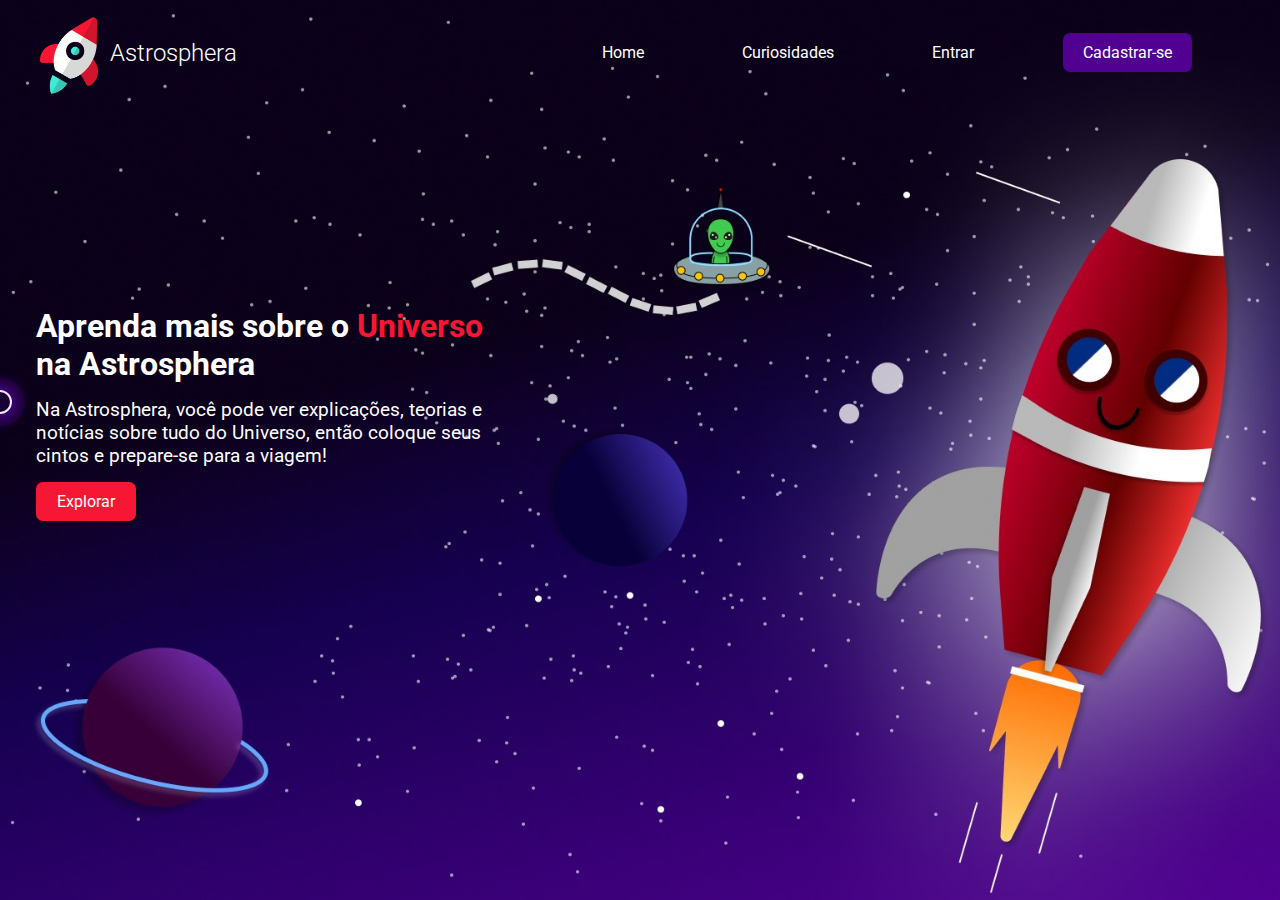
<file: index.html>
<!DOCTYPE html>
<html lang="pt-br">
<head>
    <meta charset="UTF-8">
    <meta name="viewport" content="width=device-width, initial-scale=1.0">
    <title>Landing Page</title>
    <link rel="shortcut icon" href="imagens/Foguete.ico" type="image/x-icon">
    <link rel="stylesheet" href="css/style.css">
    <link rel="stylesheet" href="css/mobile.css">
    <link rel="stylesheet" href="css/tablet.css">
    <link href="https://fonts.googleapis.com/icon?family=Material+Icons" rel="stylesheet">
</head>
<body>
    
    <header>
        <menu id="itens">
            <ul id="lista">
                <a href="erro.html"><li class="opcao" id="home" class="teste">Home</li></a>
                <a href="erro.html"><li class="opcao" id="cur" class="teste">Curiosidades</li></a>
                <a href="erro.html"><li class="opcao" id="ent" class="teste">Entrar</li></a>
                <a href="erro.html"><li id="cadastrar"class="teste">Cadastrar-se</li></a>
            </ul>
            <div id="meudeus"><span id="closer" class="material-icons">close</span></div>
        </menu>
        <nav>
            <span id="burguer" class="material-icons">menu</span>

            <a href="index.html" target="_self">
                <div id="primeiro">
                    <div>
                        <img src="imagens/Foguete.png" alt="Foguete" id="fog"></div>
                        <div><h1 id="titulo">Astrosphera</h1>
                    </div>
                </div>
            </a>
            <div id="segundo">
                <a href="erro.html" target="_self"><div class="item">Home</div></a>
                <a href="erro.html" target="_self"><div class="item">Curiosidades</div></a>
                <a href="erro.html" target="_self"><div class="item">Entrar</div></a>
                <a href="erro.html" target="_self"><div id="cadastro">Cadastrar-se</div></a>
            </div>
        </nav>
    </header>


    <main>
        <div class="cursor"></div>
        <div id="principal">
            <h1 id="subtitulo">Aprenda mais sobre o <span id="uni">Universo</span> na Astrosphera</h1>
        
            <p>Na Astrosphera, você pode ver explicações, teorias e notícias sobre tudo do Universo, então coloque seus cintos e prepare-se para a viagem!</p>

            <a href="erro.html" target="_self" id="exp">
                Explorar
            </a>
        </div>
    </main>




    <footer></footer>
    <script src="js/script.js"></script>
</body>
</html>
</file>
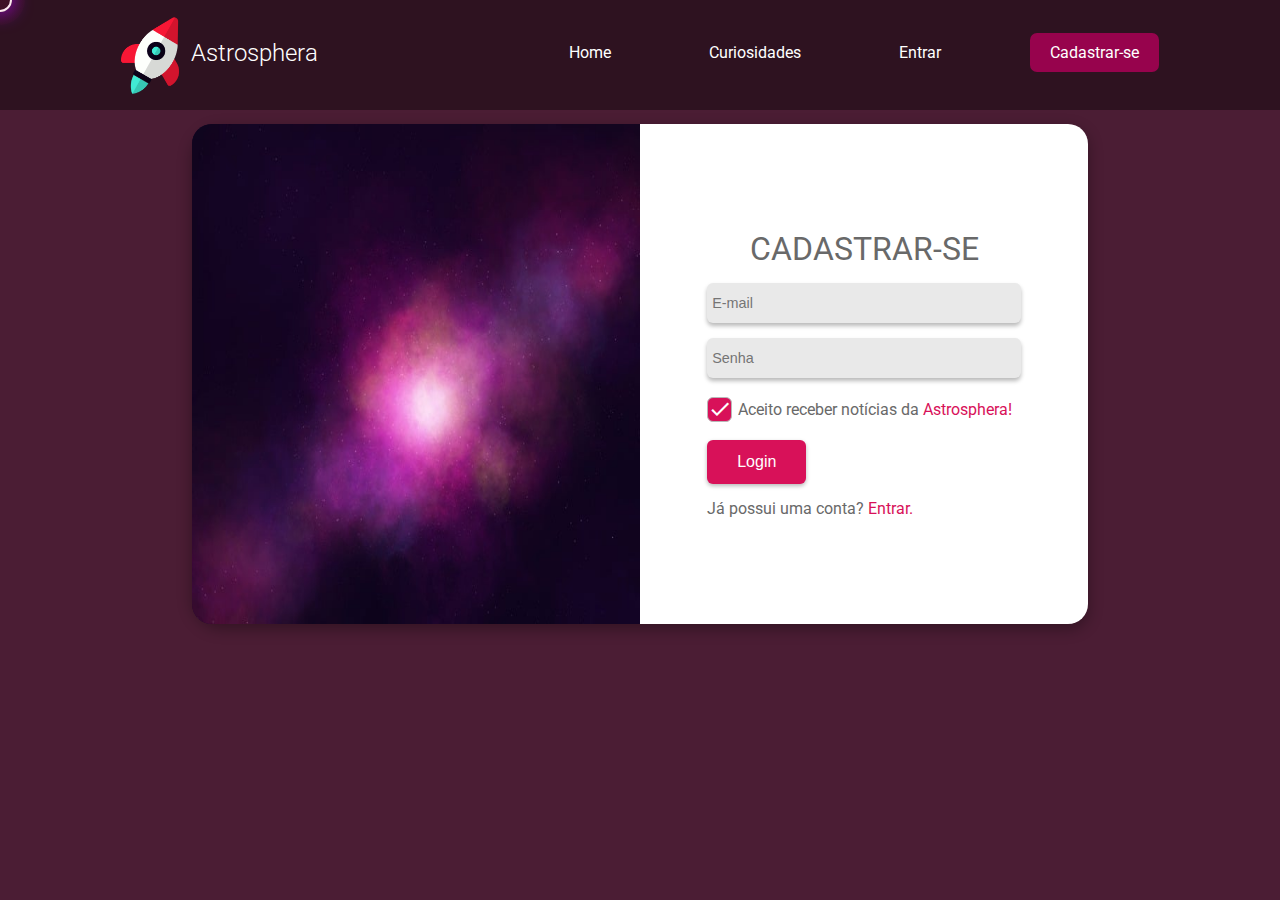
<file: cadastro.html>
<!DOCTYPE html>
<html lang="pt-br">
<head>
    <meta charset="UTF-8">
    <meta name="viewport" content="width=device-width, initial-scale=1.0">
    <title>Cadastrar-se</title>
    <link rel="stylesheet" href="sass/cadastro.css">
    <link rel="stylesheet" href="sass/cadastro-mobile.css">
    <link rel="stylesheet" href="sass/cadastro-mobile2.css">
    <link rel="shortcut icon" href="imagens/Foguete.ico" type="image/x-icon">
    <link href="https://fonts.googleapis.com/icon?family=Material+Icons" rel="stylesheet">
    <link rel="stylesheet" href="https://cdnjs.cloudflare.com/ajax/libs/font-awesome/5.13.0/css/all.min.css">
</head>
<body>
    <div class="cursor"></div>
    <header>
        <div id="bg"></div>
        <menu id="itens">
            <ul id="lista">
                <a href="erro.html"><li class="opcao" id="home" class="teste">Home</li></a>
                <a href="erro.html"><li class="opcao" id="cur" class="teste">Curiosidades</li></a>
                <a href="erro.html"><li class="opcao" id="ent" class="teste">Entrar</li></a>
                <a href="cadastro.html"><li id="cadastrar"class="teste">Cadastrar-se</li></a>
            </ul>
            <div id="meudeus"><span id="closer" class="material-icons">close</span></div>
        </menu>
        <nav>
            <span id="burguer" class="material-icons">menu</span>
            
            
            <a href="index.html" target="_self">
                <div id="primeiro">
                    <div>
                        <img src="imagens/Foguete.png" alt="Foguete" id="fog"></div>
                        <div><h1 id="titulo">Astrosphera</h1>
                    </div>
                </div>
            </a>
            <div id="segundo">
                <a href="erro.html" target="_self"><div class="item">Home</div></a>
                <a href="erro.html" target="_self"><div class="item">Curiosidades</div></a>
                <a href="erro.html" target="_self"><div class="item">Entrar</div></a>
                <a href="erro.html" target="_self"><div id="cadastro">Cadastrar-se</div></a>
            </div>
        </nav>
    </header>

    <main>
        <article>
            <div id="imagem"><img src="imagens/galaxy.jpg" alt="Imagem Nebulosa"></div>
            <div id="form">
                <form action="" method="post">
                    <p id="titulo-form">Cadastrar-se</p>
                    
                    <input type="email" name="" id="" class="dados" placeholder="E-mail" required>
                    <input type="password" name="" id="" class="dados" placeholder="Senha" required>
                    
                    <div id="pos-aceito">
                        <p id="aceito">
                            
                                
                                    <input type="checkbox" name="" id="checkbox" checked class="anima">
                                    <label for="checkbox" id="yas" class="anima"><span class="custom-checkbox"><span class="material-icons" class="anima">check</span></span></label>
                                
                            
                            <label for="checkbox" id="text">Aceito receber notícias da <span id="dec">Astrosphera!</span></label>
                        </p>
                    </div>


                    <div id="pos-btn">
                            <button type="submit" id="login">Login</button>
                    </div>


                    <div id="par">
                        <p id="msg">Já possui uma conta? <a href="login.html" id="entrar" target="_blank">Entrar.</a></p>
                    </div>
                
                </form>
            </div>
        </article>
    </main>

    <script src="js/script2.js"></script>
    <!-- <script src="js/script-cadastro.js"></script> -->
</body>
</html>
</file>
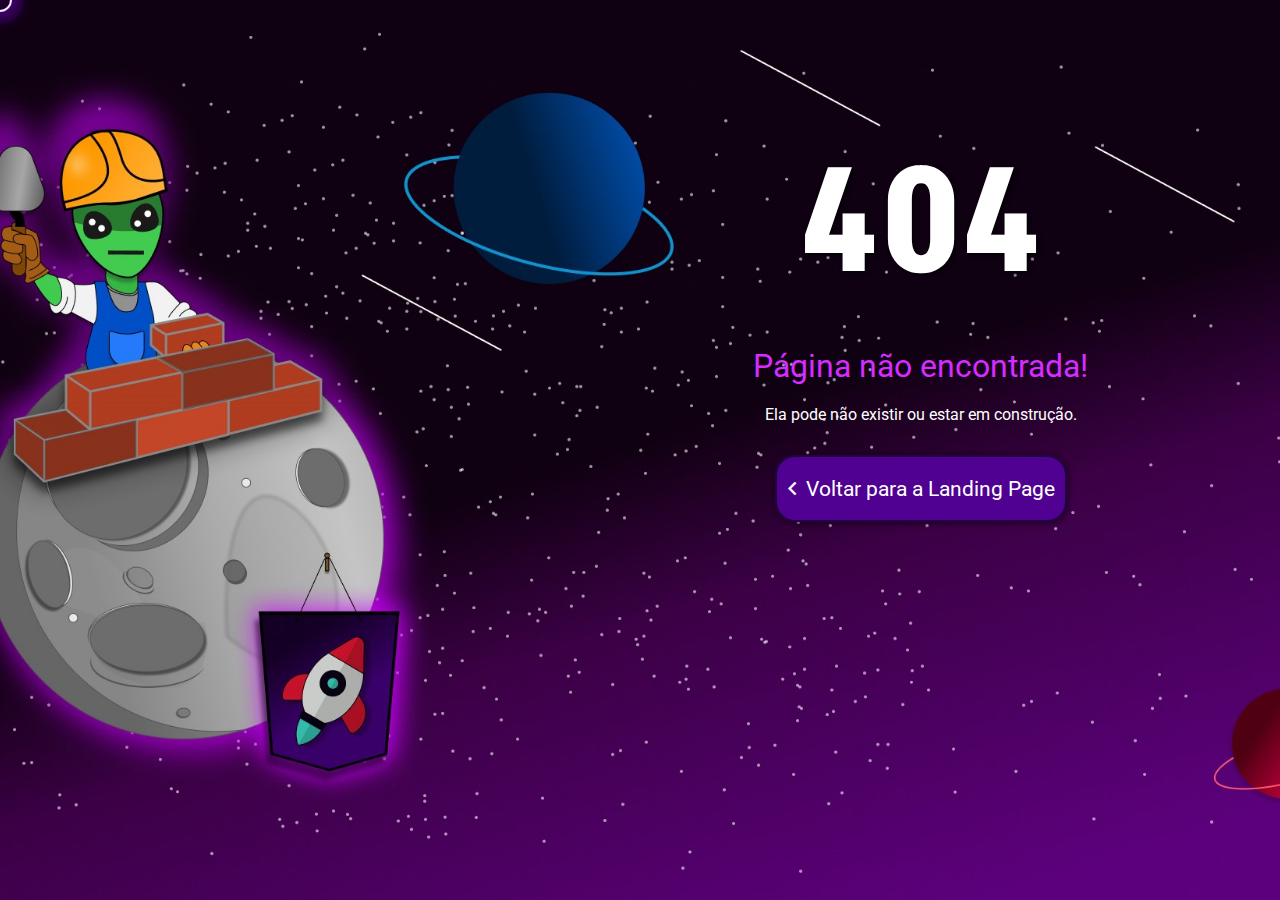
<file: erro.html>
<!DOCTYPE html>
<html lang="pt-br">
<head> <!-- <br> (essa não é uma página verdadeira de erro 404)</p> -->
    <meta charset="UTF-8">
    <meta name="viewport" content="width=device-width, initial-scale=1.0">
    <title>Erro 404</title>
    <link rel="stylesheet" href="css/erro.css">
    <link rel="stylesheet" href="css/erro-mobile.css">
    <link rel="stylesheet" href="css/erro-tablet.css">
    <link rel="shortcut icon" href="imagens/Foguete.ico" type="image/x-icon">
    <link rel="stylesheet" href="https://fonts.googleapis.com/css2?family=Material+Symbols+Outlined:opsz,wght,FILL,GRAD@20..48,100..700,0..1,-50..200">
</head>
<body>
    <main>
        <div id="conteudo">
            <h1>404</h1>
            <section id="titulo">
                    <p>Página não encontrada!</p>
            </section>
                <section id="cont">
                    <p>Ela pode não existir ou estar em construção.
                    <a href="index.html">
                        <span id="texto">
                            <span class="material-symbols-outlined" id="voltar">chevron_left</span>
                            Voltar para a Landing Page
                        </span>
                    </a>
                </section>
        </div>
        <div class="cursor"></div>
    </main>

    <script src="./js/script-erro.js"></script>
</body>
</html>
</file>
<file: css/style.css>
@charset "UTF-8";
@import url('https://fonts.googleapis.com/css2?family=Anek+Devanagari:wght@100..800&display=swap');
@import url('https://fonts.googleapis.com/css2?family=Roboto:ital,wght@0,100;0,300;0,400;0,500;0,700;0,900;1,100;1,300;1,400;1,500;1,700;1,900&display=swap');

@media screen and (min-width: 1025px) {
    menu#itens{
        display: none;
    }

    ul#lista{
        display: none;
        visibility: hidden;
        position: absolute;
    }
    
    .teste{
        display: none;
        visibility: hidden;
        position: absolute;
    }


    span#closer{
        display: none;
        visibility: hidden;
        position: absolute;
    }

    span.material-icons{
        display: none;
        visibility: hidden;
        position: absolute;
    }

    div.meudeus{
        display: none;
        visibility: hidden;
        position: absolute;
    }
    
    *{
        cursor: none;
    }
}




*{
    margin: 0px;
    padding: 0px;
    box-sizing: border-box;
}

:root{
    --cor00: #780ecf;
    --cor01: #500191;
    --cor02: #0C011A;
    --cor03: #F71735;
    --cor04: #41EAD4;
    --cor05: #FDFFFC;
    --font01: 'Anek Devanagari', sans-serif;
    --font02: 'Roboto', sans-serif;
}



.cursor{
    z-index: 1;
    position: fixed;
    background-color: none;
    border: 2px solid white;
    transform: translate(-50%, -50%);
    padding: 10px;
    width: 20px;
    height: 20px;
    border-radius: 50%;
    pointer-events: none;
    box-shadow: 0 0 20px #8c00ff;
}


.cursor:before{
    content: '';
    border-radius: 50%;
    position: absolute;
    background-image: radial-gradient(circle, rgb(140, 0, 255) 0%, rgba(140,0,255,0.99999999) 66%, rgba(120,14,207,0) 75%);
    width: 50px;
    height: 50px;
    opacity: 0.10;
    transform: translate(-50%, -50%);
}

body, html{
    height: 90%;
}

body{
    display: flex;
    flex-direction: column;
    background: url(../imagens/Background.jpg) no-repeat center center fixed;
    background-size: cover;
    font-family: var(--font02);
    color: white;

}

menu{
    display: none;
}

nav{
    display: flex;
    margin: auto;
    margin-top: 7px;
    width: 90%;
    justify-content: space-between;
    margin-left: 40px;
}


#fog{
    width: 70px;
    transition: 0.5s;
}


nav h1{
    font-weight: 300;
    font-size: 1.5em;
}

#primeiro{
    display: flex;
    justify-content: center;
    align-items: center;
    transition: 0.5s;
    
}



#segundo{
    display: flex;
    gap: 80px;
    font-family: var(--font02);
    font-weight: 300px;
    justify-content: center;
    align-items: center;

}




#cadastro{
    display: inline-block;
    background-color: var(--cor01);
    padding: 10px 20px;
    border-radius: 7px;
    transition: 0.5s;
}


.item{
    padding: 9px;
    border-radius: 7px;
    transition: 0.5s;
}


#primeiro:hover{
    transition: 0.5s;
    color: var(--cor04);
    #fog{
        transform: scale(1.1);
        };
}

.item:hover{
    background-color: var(--cor00);
    /* transform: scale(1.2); */
    transition: 0.5s;
}

#fog:hover{
    transform: scale(1.1);
    transition: 0.5s;
}


#cadastro:hover{
    background-color: var(--cor00);
    transition: 0.5s;
    
}



menu{
    display: none;
}

nav a{
    color: white;
    text-decoration: none;
}



main{
    display: flex;
    align-items: center;
    height: 100%;
    width: 40%;
    
}


#principal{
    display: flex;
    flex-direction: column;
    gap: 15px;
    margin-left: 7%;
}


#uni{
    color: var(--cor03);
}


#exp{
    display: inline-block;
    width: 100px;
    background-color: var(--cor03);
    text-align: center;
    border-radius: 7px;
    padding: 10px;
    transition: 0.3s;
    box-shadow: 2px 2px 2px rgba(0, 0, 0, 0.452);
}

#exp:hover{

    background-color: #f3304a;
    transition: 0.3s;
}


#subtitulo{
    font-size: 2em;
}



main p{
    font-size: 1.2em;
}


main a{
    color: white;
    display: inline-block;
    text-decoration: none;
}



#burguer{
    display: none;
}
</file>
<file: css/mobile.css>
@charset "UTF-8";
@media screen and (min-width: 0px) and (max-width: 768px){
    :root{
        --cor00: #780ecf;
        --cor01: #500191;
        --cor02: #0C011A;
        --cor03: #F71735;
        --cor04: #41EAD4;
        --cor05: #FDFFFC;
        --font01: 'Anek Devanagari', sans-serif;
        --font02: 'Roboto', sans-serif;
    }


    *{
        margin: 0px;
        padding: 0px;
    }

    a:hover{
        cursor: pointer;
    }

    .cursor{
        display: none;
    }

    body{
        background: url(../imagens/Background-Mobile.jpg) no-repeat center center fixed;
        background-size: cover;
        font-family: var(--font02);
        color: white;
    }

    body, html{
        height: 90%;
    }

    
    #segundo{
        display: none;
    }

    nav{
        display: flex;
        justify-content: space-between;
        margin: 0px;
        align-items: center;
        gap: 28%;
        margin-top: 7px;
        width: 100%;

    }

    #principal{
        display: flex;
        flex-direction: column;
        gap: 10px;
        margin-left: 7%;
    }
    

    #fog{
        width: 40px;
        transition: 0.5s;
    }
    
    
    nav h1{
        font-weight: 300;
        font-size: 1.5em;
    }


    nav a{
        color: white;
        text-decoration: none;
    }

    #primeiro{
        margin-right: 10px;
        display: flex;
        justify-content: center;
        align-items: center;
        transition: 0.5s;
    }

    #primeiro:hover{
        cursor: pointer;
        transition: 0.5s;
        color: var(--cor04);
        #fog{
            transform: scale(1.1);
            };
    }

    #burguer{
        display: block;
        margin-left: 10px;
        font-size: 3em;
        align-items: center;
        transition: 0.5s;
    }

    #burguer:hover{
        cursor: pointer;
        color: #dfdfdf;
        transition: 0.5s;
    }

    #closer{
        display: none;
        margin-left: 10px;
        font-size: 3em;
        align-items: center;
        transition: 0.5s;
        width: 50px;
        height: 50px;
    }


    #closer:hover{
        cursor: pointer;
        color: #dfdfdf;
        transition: 0.5s;
    }


    menu{
        position: absolute;
        display: none;
        transition: 0.5s;
    }


    #home{
        border-left: 1px solid white;
        border-top: 1px solid white;
        border-right: 1px solid white;
        color: white;
    }

    #cur{
        border-left: 1px solid white;
        border-right: 1px solid white;

        color: white;
    }

    #ent{
        border-left: 1px solid white;
        border-right: 1px solid white;

        color: white;
    }

    #cadastrar{
        background-color: var(--cor01);
        border-bottom: none;
        border-left: 1px solid white;
        border-right: 1px solid white;
        border-bottom: 1px solid white;
        color: white;
    }
    

    menu a{
        color: white;
        text-decoration: none;
    }

    menu ul{
        list-style-type: none;
    }


    
    .opcao:hover{
        cursor: pointer;
        background-color: rgb(66, 66, 66);
        transition: 0.3s;
    }

    menu ul li{
        display: block;
        padding: 20px;
        text-decoration: none;
        text-align: center;
        background-color: rgb(26, 26, 26);
        color: white;
        border-bottom: 2px solid gray;
        transition: 0.3s;
    }




    #cadastrar:hover{
        cursor: pointer;
        background-color: var(--cor00);
    }



    main{
        display: flex;
        align-items: center;
        height: 100%;
        width: 100%;
        
    }
    
    
    #principal{
        display: flex;
        flex-direction: column;
        gap: 15px;
        margin: 0px 6%;
    }
    
    
    #uni{
        color: var(--cor03);
    }
    
    
    #exp{
        display: inline-block;
        width: 100px;
        background-color: var(--cor03);
        padding: 5px;
        text-align: center;
        border-radius: 7px;
        padding: 10px;
        transition: 0.3s;
        box-shadow: 2px 2px 2px rgba(0, 0, 0, 0.452);
    }
    
    #exp:hover{
        cursor: pointer;
        background-color: #e95f72;
        transition: 0.3s;
    }
    
    
    #subtitulo{
        font-size: 2em;
        margin-bottom: 0px;
    }
    
    
    
    main p{
        font-size: 1em;
    }
    
    
    main a{
        color: white;
        display: inline-block;
        text-decoration: none;
    }
}
</file>
<file: css/tablet.css>
@charset "UTF-8";

@media screen and (min-width: 769px) and (max-width: 1024px) {
    *{
        margin: 0px;
        padding: 0px;
    }
    
    :root{
        --cor00: #780ecf;
        --cor01: #500191;
        --cor02: #0C011A;
        --cor03: #F71735;
        --cor04: #41EAD4;
        --cor05: #FDFFFC;
        --font01: 'Anek Devanagari', sans-serif;
        --font02: 'Roboto', sans-serif;
    }
    
    
    
    body, html{
        height: 90%;
    }
    
    body{
        background: url(../imagens/Background-Tablet.jpg) no-repeat center center fixed;
        background-size: cover;
        font-family: var(--font02);
        color: white;
    
    }
    
    menu#itens{
        display: none;
    }

    ul#lista{
        display: none;
        visibility: hidden;
        position: absolute;
    }
    
    .teste{
        display: none;
        visibility: hidden;
        position: absolute;
    }


    span#closer{
        display: none;
        visibility: hidden;
        position: absolute;
    }

    span.material-icons{
        display: none;
        visibility: hidden;
        position: absolute;
    }

    div.meudeus{
        display: none;
        visibility: hidden;
        position: absolute;
    }


    .cursor{
        display: none;
    }
    
    nav{
        display: flex;
        gap: 60px;
        justify-content: space-around;
        align-items: center;
        margin-top: 7px;
        width: 90%;
    }
    
    nav h1{
        font-weight: 300;
        font-size: 1.5em;
    }
    
    #fog{
        width: 55px;
        transition: 0.5s;
    }
    
    
    
    #primeiro{
        display: flex;
        justify-content: center;
        align-items: center;
        margin-left: 3%;
        transition: 0.5s;
    }
    
    
    
    #segundo{
        display: flex;
        gap: 40px;
        justify-content: space-between;
        align-items: center;
        font-family: var(--font02);
        font-weight: 300px;
    }
    
    
    
    
    #cadastro{
        display: inline-block;
        background-color: var(--cor01);
        padding: 10px 20px;
        border-radius: 7px;
        transition: 0.5s;
    }
    
    
    .item{
        padding: 9px;
        border-radius: 7px;
        transition: 0.5s;
    }
    
    #primeiro:hover{
        cursor: pointer;
        transition: 0.5s;
        color: var(--cor04);
        #fog{
            transform: scale(1.1);
            };
    }
    
    .item:hover{
        cursor: pointer;
        background-color: var(--cor00);
        /* transform: scale(1.2); */
        transition: 0.5s;
    }
    
    #fog:hover{
        transform: scale(1.1);
        transition: 0.5s;
    }
    
    
    #cadastro:hover{
        cursor: pointer;
        background-color: var(--cor00);
        transition: 0.5s;
    
    }




    main{
        display: flex;
        align-items: center;
        height: 100%;
        width: 70%;
        
    }
    
    
    #principal{
        display: flex;
        flex-direction: column;
        gap: 15px;
        margin-left: 7%;
    }
    
    
    #uni{
        color: var(--cor03);
    }
    
    
    #exp{
        display: inline-block;
        width: 100px;
        background-color: var(--cor03);
        padding: 5px;
        text-align: center;
        border-radius: 7px;
        padding: 10px;
        transition: 0.3s;
        box-shadow: 2px 2px 2px rgba(0, 0, 0, 0.452);
    }
    
    #exp:hover{
        cursor: pointer;
        background-color: #e95f72;
        transition: 0.3s;
    }
    
    
    #subtitulo{
        font-size: 2em;
    }
    
    
    
    main p{
        font-size: 1.2em;
    }
    
    
    main a{
        color: white;
        display: inline-block;
        text-decoration: none;
    }
    
    
    
    #burguer{
        display: none;
    }
}
</file>
<file: sass/cadastro.css>
@import url("https://fonts.googleapis.com/css2?family=Roboto:ital,wght@0,100;0,300;0,400;0,500;0,700;0,900;1,100;1,300;1,400;1,500;1,700;1,900&display=swap");
:root {
  --cor00: #1A0337;
  --cor01: #0C011A;
  --cor02: #500191;
  --cor03: #A480CF;
  --cor04: #F71735;
  --cor05: #D81159;
  --cor04: #41EAD4;
  --cor05: #FDFFFC;
  --cor06: #6C429F;
  --font01: "Anek Devanagari", sans-serif;
  --font02: "Roboto", sans-serif;
}

@media screen and (min-width: 1025px) {
  * {
    cursor: none;
  }
  div#bg {
    position: absolute;
    background-color: rgba(0, 0, 0, 0.377);
    width: 100%;
    height: 110px;
  }
  #segundo {
    display: flex;
    gap: 80px;
    font-family: var(--font02);
    font-weight: 300px;
    justify-content: center;
    align-items: center;
  }
  
  main {
    display: flex;
    justify-content: center;
    align-items: center;
  }
  main div#imagem {
    background: url(../imagens/galaxy.jpg) no-repeat fixed right;
    background-size: cover;
    width: 50%;
    height: 100%;
    overflow: hidden;
    border-radius: 20px 0px 0px 20px;
  }
  main img {
    width: 100%;
    height: 100%;
    border-radius: 10px 0px 0px 10px;
  }
  main article {
    display: flex;
    margin-top: 2%;
    width: 70%;
    height: 500px;
    background-color: white;
    border-radius: 30px 20px 20px 30px;
    box-shadow: 0px 5px 15px rgba(0, 0, 0, 0.329);
  }
  main div#form {
    display: flex;
    flex-direction: column;
    justify-content: center;
    align-items: center;
    gap: 10px;
    width: 50%;
    height: 100%;
  }
  main #titulo-form {
    color: #696969;
    text-transform: uppercase;
    font-size: 2em;
    text-align: center;
  }
  main form {
    display: flex;
    flex-direction: column;
    align-items: center;
    gap: 15px;
    width: 100%;
  }
  main input.dados {
    background-color: #E9E9E9;
    border: none;
    outline: none;
    height: 40px;
    width: 70%;
    border-radius: 6px;
    box-shadow: 0px 3px 4px 0px rgba(0, 0, 0, 0.274);
    padding: 5px;
    font-size: 1em;
  }
  main .dados:focus {
    box-shadow: 0px 3px 4px 0px rgba(0, 0, 0, 0.527);
  }
  main .dados::-moz-placeholder {
    font-size: 0.9em;
  }
  main .dados::placeholder {
    font-size: 0.9em;
  }
  main #pos-btn {
    display: flex;
    justify-content: left;
    align-items: flex-start;
    width: 70%;
  }
  main #login {
    background-color: #D81159;
    color: white;
    border: none;
    padding: 13px 30px;
    border-radius: 6px;
    transition: 0.3s;
    font-size: 1em;
    box-shadow: 0px 2px 4px rgba(0, 0, 0, 0.281);
  }
  main #login:hover {
    background-color: #e22e70;
    transition: 0.3s;
  }
  main #par {
    display: flex;
    justify-content: left;
    align-items: flex-start;
    width: 70%;
  }
  main p#msg {
    color: #696969;
  }
  main #dec {
    color: #D81159;
  }
  main #entrar {
    color: #D81159;
    text-decoration: none;
    transition: 1s;
  }
  main #entrar:hover {
    color: #ff005d;
    text-decoration: underline;
    transition: 1s;
  }
  main #pos-aceito {
    display: flex;
    align-items: center;
    width: 70%;
  }
  main input[type=checkbox] {
    -webkit-appearance: none;
    -moz-appearance: none;
    appearance: none;
    width: 25px;
    height: 25px;
    border: 1px solid #b8b8b8;
    transition: 0.2s;
    border-radius: 6px;
    position: absolute;
  }
  main input[type=checkbox]:checked {
    background-color: #D81159;
    transition: 0.3s;
    animation: anima 0.3s normal;
  }
  main .material-icons {
    position: relative;
    color: white;
    margin-top: 4px;
    margin-left: 0.5px;
    transition: 0.3s;
    animation: testando 0.3s normal;
  }
  main #yas {
    transition: 0.3s;
    animation: testando 0.3s normal;
  }
  main .anima {
    animation: anima 0.3s normal;
    transition: 0.3s;
  }
  @keyframes testando {
    0% {
      /* transform: scale(1.0); */
      margin-top: 4px;
    }
    50% {
      /* transform: scale(1.2); */
      margin-top: 0px;
    }
    100% {
      /* transform: scale(1.0); */
      margin-top: 4px;
    }
  }
  @keyframes anima {
    0% {
      /* transform: scale(1.0); */
      margin-bottom: 0;
    }
    50% {
      /* transform: scale(1.2); */
      margin-bottom: 3px;
    }
    100% {
      /* transform: scale(1.0); */
      margin-bottom: 0px;
    }
  }
  main #text {
    margin-left: 3px;
  }
  main #aceito {
    display: flex;
    align-items: center;
    gap: 3px;
    color: #696969;
  }
}









* {
  margin: 0px;
  padding: 0px;
  box-sizing: border-box;
}

body {
  background-color: #4b1d34;
  font-family: var(--font02);
  color: white;
}

body, html {
  height: 90%;
}


menu {
  display: none;
}

#burguer {
  display: none;
}

.cursor {
  z-index: 1;
  position: fixed;
  background-color: none;
  border: 2px solid white;
  transform: translate(-50%, -50%);
  padding: 10px;
  width: 20px;
  height: 20px;
  border-radius: 50%;
  pointer-events: none;
  box-shadow: 0 0 20px #8c00ff;
}

.cursor:before {
  content: "";
  border-radius: 50%;
  position: absolute;
  background-image: radial-gradient(circle, rgb(216, 17, 89) 0%, rgb(216, 17, 89) 39%, rgba(216, 17, 89, 0.2651435574) 75%);
  width: 50px;
  height: 50px;
  opacity: 0.1;
  transform: translate(-50%, -50%);
}

nav {
  display: flex;
  padding-top: 7px;
  width: 100%;
  justify-content: space-around;
  position: relative;
}
nav #fog {
  width: 70px;
  transition: 0.5s;
}
nav h1 {
  font-weight: 300;
  font-size: 1.5em;
}
nav #primeiro {
  display: flex;
  justify-content: center;
  align-items: center;
  transition: 0.5s;
}
nav #cadastro {
  display: inline-block;
  background-color: #97034d;
  padding: 10px 20px;
  border-radius: 7px;
  transition: 0.5s;
}
nav .item {
  padding: 9px;
  border-radius: 7px;
  transition: 0.5s;
}
nav #primeiro:hover {
  transition: 0.5s;
  color: var(--cor04);
}
nav #primeiro:hover #fog {
  transform: scale(1.1);
}
nav .item:hover {
  background-color: #97034d;
  transition: 0.5s;
}
nav a {
  color: white;
  text-decoration: none;
}
nav #fog:hover {
  transform: scale(1.1);
  transition: 0.5s;
}
nav #cadastro:hover {
  background-color: #c20564;
  transition: 0.5s;
}/*# sourceMappingURL=cadastro.css.map */
</file>
<file: sass/cadastro-mobile.css>
@media screen and (min-width: 0px) and (max-width: 768px) {
  :root {
    --cor00: #780ecf;
    --cor01: #500191;
    --cor02: #0C011A;
    --cor03: #F71735;
    --cor04: #41EAD4;
    --cor05: #FDFFFC;
    --font01: "Anek Devanagari", sans-serif;
    --font02: "Roboto", sans-serif;
  }
  div#bg {
    position: absolute;
    background-color: rgba(0, 0, 0, 0.377);
    width: 100%;
    height: 80px;
  }
  * {
    margin: 0px;
    padding: 0px;
  }
  #imagem {
    display: none;
  }
  a:hover {
    cursor: pointer;
  }
  .cursor {
    display: none;
  }
  body {
    background-color: #4b1d34;
    font-family: var(--font02);
    color: white;
  }
  body, html {
    height: 90%;
  }
  #segundo {
    display: none;
  }
  nav {
    display: flex;
    justify-content: space-between;
    margin: 0px;
    align-items: center;
    gap: 25%;
    padding-top: 7px;
    width: 100%;
  }
  nav #principal {
    display: flex;
    flex-direction: column;
    gap: 10px;
    margin-left: 7%;
  }
  nav #fog {
    width: 40px;
    transition: 0.5s;
  }
  nav h1 {
    font-weight: 300;
    font-size: 1.5em;
  }
  nav a {
    color: white;
    text-decoration: none;
  }
  nav #primeiro {
    margin-right: 55px;
    display: flex;
    justify-content: center;
    align-items: center;
    transition: 0.5s;
  }
  nav #primeiro:hover {
    cursor: pointer;
    transition: 0.5s;
    color: var(--cor04);
  }
  nav #primeiro:hover #fog {
    transform: scale(1.1);
  }
  main {
    height: 100%;
    width: 100%;
    display: flex;
    justify-content: center;
    align-items: center;
  }
  main div#imagem {
    background: url(../imagens/galaxy.jpg) no-repeat fixed right;
    background-size: cover;
    width: 50%;
    height: 100%;
    overflow: hidden;
    border-radius: 20px 0px 0px 20px;
  }
  main img {
    width: 100%;
    height: 100%;
    border-radius: 10px 0px 0px 10px;
  }
  main article {
    display: flex;
    margin-top: 13%;
    width: 70%;
    height: 450px;
    background-color: white;
    border-radius: 30px 20px 20px 30px;
    box-shadow: 0px 5px 15px rgba(0, 0, 0, 0.329);
  }
  main div#form {
    display: flex;
    flex-direction: column;
    justify-content: center;
    align-items: center;
    gap: 10px;
    width: 100%;
    height: 100%;
  }
  main #titulo-form {
    color: #696969;
    text-transform: uppercase;
    font-size: 2em;
    text-align: center;
  }
  main form {
    display: flex;
    flex-direction: column;
    align-items: center;
    gap: 15px;
    width: 100%;
  }
  main input.dados {
    background-color: #E9E9E9;
    border: none;
    outline: none;
    height: 40px;
    width: 70%;
    border-radius: 6px;
    box-shadow: 0px 3px 4px 0px rgba(0, 0, 0, 0.274);
    padding: 5px;
    font-size: 1em;
  }
  main .dados:focus {
    box-shadow: 0px 3px 4px 0px rgba(0, 0, 0, 0.527);
  }
  main .dados::-moz-placeholder {
    font-size: 0.9em;
  }
  main .dados::placeholder {
    font-size: 0.9em;
  }
  main #pos-btn {
    display: flex;
    justify-content: left;
    align-items: flex-start;
    width: 70%;
  }
  main #login {
    background-color: #D81159;
    color: white;
    border: none;
    padding: 13px 30px;
    width: 100%;
    border-radius: 6px;
    transition: 0.3s;
    font-size: 1em;
    box-shadow: 0px 2px 4px rgba(0, 0, 0, 0.281);
  }
  main #login:hover {
    cursor: pointer;
    background-color: #e22e70;
    transition: 0.3s;
  }
  main #par {
    display: flex;
    justify-content: left;
    align-items: flex-start;
    width: 70%;
  }
  main p#msg {
    color: #696969;
  }
  main #dec {
    color: #D81159;
  }
  main #entrar {
    color: #D81159;
    text-decoration: none;
    transition: 1s;
  }
  main #entrar:hover {
    color: #ff005d;
    text-decoration: underline;
    transition: 1s;
  }
  main #pos-aceito {
    display: flex;
    align-items: center;
    width: 70%;
  }
  main input[type=checkbox] {
    -webkit-appearance: none;
    -moz-appearance: none;
    appearance: none;
    width: 25px;
    height: 25px;
    border: 1px solid #b8b8b8;
    transition: 0.2s;
    border-radius: 6px;
    position: absolute;
  }
  main input[type=checkbox]:checked {
    background-color: #D81159;
    transition: 0.3s;
    animation: anima 0.3s normal;
  }
  main .material-icons {
    cursor: pointer;
    position: relative;
    color: white;
    margin-top: 4px;
    margin-left: 0.5px;
    transition: 0.3s;
    animation: testando 0.3s normal;
  }
  main #yas {
    transition: 0.3s;
    animation: testando 0.3s normal;
  }
  main .anima {
    animation: anima 0.3s normal;
    transition: 0.3s;
  }
  @keyframes testando {
    0% {
      /* transform: scale(1.0); */
      margin-top: 4px;
    }
    50% {
      /* transform: scale(1.2); */
      margin-top: 0px;
    }
    100% {
      /* transform: scale(1.0); */
      margin-top: 4px;
    }
  }
  @keyframes anima {
    0% {
      /* transform: scale(1.0); */
      margin-bottom: 0;
    }
    50% {
      /* transform: scale(1.2); */
      margin-bottom: 3px;
    }
    100% {
      /* transform: scale(1.0); */
      margin-bottom: 0px;
    }
  }
  main #text {
    font-size: 0.8em;
    margin-left: 3px;
  }
  main #aceito {
    display: flex;
    align-items: center;
    gap: 3px;
    color: #696969;
  }
}/*# sourceMappingURL=cadastro-mobile.css.map */
</file>
<file: sass/cadastro-mobile2.css>
@media screen and (min-width: 0px) and (max-width: 768px) {

#burguer {
  display: block;
  margin-left: 10px;
  font-size: 3em;
  align-items: center;
  transition: 0.5s;
}

#burguer:hover {
  cursor: pointer;
  color: #dfdfdf;
  transition: 0.5s;
}

menu {
  position: absolute;
  display: none;
  transition: 0.5s;
}
menu #closer {
  z-index: 100;
  display: none;
  margin-left: 10px;
  font-size: 3em;
  align-items: center;
  transition: 0.5s;
  width: 50px;
  height: 50px;
}
menu #closer:hover {
  cursor: pointer;
  color: #dfdfdf;
  transition: 0.5s;
}
menu #home {
  border-left: 1px solid white;
  border-top: 1px solid white;
  border-right: 1px solid white;
  color: white;
}
menu #cur {
  border-left: 1px solid white;
  border-right: 1px solid white;
  color: white;
}
menu #ent {
  border-left: 1px solid white;
  border-right: 1px solid white;
  color: white;
}
menu #cadastrar {
  background-color: var(--cor01);
  border-bottom: none;
  border-left: 1px solid white;
  border-right: 1px solid white;
  border-bottom: 1px solid white;
  color: white;
}
menu a {
  color: white;
  text-decoration: none;
}
menu ul {
  list-style-type: none;
}
menu ul li {
  display: block;
  padding: 20px;
  text-decoration: none;
  text-align: center;
  background-color: rgb(26, 26, 26);
  color: white;
  border-bottom: 2px solid gray;
  transition: 0.3s;
}
menu .opcao:hover {
  cursor: pointer;
  background-color: rgb(66, 66, 66);
  transition: 0.3s;
}
menu #cadastrar:hover {
  cursor: pointer;
  background-color: var(--cor00);

}
}/*# sourceMappingURL=cadastro-mobile2.css.map */
</file>
<file: css/erro.css>
@charset "UTF-8";
@import url('https://fonts.googleapis.com/css2?family=Roboto:ital,wght@0,100;0,300;0,400;0,500;0,700;0,900;1,100;1,300;1,400;1,500;1,700;1,900&display=swap');
@import url('https://fonts.googleapis.com/css2?family=Akshar:wght@300..700&display=swap');
@import url('https://fonts.googleapis.com/css2?family=RocknRoll+One&display=swap');

@media screen and (min-width: 1025px){
    *{
        cursor: none;
    }
}
:root{
    --cor01: #D52CFF;
    --cor02: #500191;
    --fonte00: 'Roboto', sans-serif;
    --fonte01: 'Akshar', sans-serif;
    --fonte02: 'RocknRoll', sans-serif;
}

*{
    margin: 0px;
    padding: 0px;
}

a:hover{
    cursor: none;
}

html{
    height: 100%;
}



body{
    background: black url(../imagens/Background-404.jpg) center center no-repeat fixed;
    background-size: cover;
}


.cursor{
    z-index: 1;
    position: fixed;
    /* background-color: #f3304a33; */
    background-color: none;
    border: 2px solid white;
    transform: translate(-50%, -50%);
    width: 20px;
    height: 20px;
    border-radius: 50%;
    pointer-events: none;
    box-shadow: 0 0 20px #8c00ff;
    cursor: none;
}

.cursor:hover{
    cursor: none;
}

.cursor:before{
    content: '';
    border-radius: 50%;
    position: absolute;
    background-image: radial-gradient(circle, rgb(140, 0, 255) 0%, rgba(140,0,255,0.99999999) 66%, rgba(120,14,207,0) 75%);
    width: 50px;
    height: 50px;
    opacity: 0.10;
    transform: translate(-31%, -31%);
    cursor: none;
}


#conteudo{
    display: flex;
    flex-direction: column;
    justify-content: center;
    align-items: center;
    gap: 20px;

    margin-top: 10%;
    text-align: center;
    float: right;
    margin-right: 15%;
}



h1{
    font-family: var(--fonte01);
    text-shadow: 2px 2px 5px rgba(0, 0, 0, 0.747);
    color: white;
    font-size: 9em;
}


#titulo p{
    font-family: var(--fonte00);
    color: var(--cor01);
    font-size: 2em;
}




#cont p{
    font-family: var(--fonte00);
    color: white;
}


#cont a{
    display: flex;
    align-items: center;
    text-align: center;
    color: white;
    text-decoration: none;
    justify-content: center;
}

#texto{
    display: flex;
    justify-content: center;
    align-items: center;
    
    padding: 18px 10px 18px 2px;
    border-radius: 20px;
    border: 2px solid #230041;
    background-color: var(--cor02);
    color: white;
    margin-top: 10%;
    box-shadow: 1px 1px 7px rgba(0, 0, 0, 0.555);


    text-align: center;
    font-size: 1.3em;
    font-family: var(--fonte00);
    transition: 0.3s;
}

#texto:hover{
    cursor: none;
    background-color: #6c00c5;
    transition: 0.3s;
}


#voltar{
    font-size: 1.3em;
}
</file>
<file: css/erro-mobile.css>
@charset "UTF-8";
@media screen and (min-width: 0px) and (max-width: 768px){
    @import url('https://fonts.googleapis.com/css2?family=Roboto:ital,wght@0,100;0,300;0,400;0,500;0,700;0,900;1,100;1,300;1,400;1,500;1,700;1,900&display=swap');
    @import url('https://fonts.googleapis.com/css2?family=Akshar:wght@300..700& display=swap');
    @import url('https://fonts.googleapis.com/css2?family=RocknRoll+One&    display=swap');

:root{
    --cor01: #D52CFF;
    --cor02: #500191;
    --fonte00: 'Roboto', sans-serif;
    --fonte01: 'Akshar', sans-serif;
    --fonte02: 'RocknRoll', sans-serif;
}

.cursor{
    display: none;
}


*{
    margin: 0px;
    padding: 0px;
}

html{
    height: 100%;
}



body{
    background: black url(../imagens/Background-404-Mobile.jpg) center center no-repeat fixed;
    background-size: cover;
}


main{
    display: flex;
    
}



#conteudo{

    position: absolute;
    /* 
    top: 50%;
    left: 50%;
    transform: translate(-50%, -50%); */
    margin-right: 0px;
    display: flex;
    flex-direction: column;
    justify-content: center;
    align-items: center;
    gap: 7px;
    

    width: 100%;

    margin-top: 1%;
    text-align: center;

}



h1{
    font-family: var(--fonte01);
    text-shadow: 2px 2px 5px rgba(0, 0, 0, 0.747);
    color: white;
    font-size: 5em;
}


#titulo p{
    font-family: var(--fonte00);
    color: var(--cor01);
    font-size: 1.3em;
}




#cont p{
    font-family: var(--fonte00);
    color: white;
}


#cont a{
    display: flex;
    align-items: center;
    text-align: center;
    color: white;
    text-decoration: none;
    justify-content: center;
}

#texto{
    display: flex;
    justify-content: center;
    align-items: center;
    
    padding: 18px 10px 18px 2px;
    border-radius: 20px;
    border: 2px solid #230041;
    background-color: var(--cor02);
    color: white;
    margin-top: 5%;
    box-shadow: 1px 1px 7px rgba(0, 0, 0, 0.555);
    width: 100%;

    text-align: center;
    font-size: 1em;
    font-family: var(--fonte00);
    transition: 0.3s;
}

#texto:hover{
    cursor: pointer;
    background-color: #6c00c5;
    transition: 0.3s;
}


#voltar{
    font-size: 1.3em;
}
}
</file>
<file: css/erro-tablet.css>
@charset "UTF-8";
@media screen and (min-width: 769px) and (max-width: 1024px) {
    @import url('https://fonts.googleapis.com/css2?family=Roboto:ital,wght@0,100;0,300;0,400;0,500;0,700;0,900;1,100;1,300;1,400;1,500;1,700;1,900&display=swap');
    @import url('https://fonts.googleapis.com/css2?family=Akshar:wght@300..700& display=swap');
    @import url('https://fonts.googleapis.com/css2?family=RocknRoll+One&    display=swap');

    :root{
        --cor01: #D52CFF;
        --cor02: #500191;
        --fonte00: 'Roboto', sans-serif;
        --fonte01: 'Akshar', sans-serif;
        --fonte02: 'RocknRoll', sans-serif;
    }

    .cursor{
        display: none;
    }
    
    *{
        margin: 0px;
        padding: 0px;
    }
    
    html{
        height: 100%;
    }
    

    
    body{
        background: black url(../imagens/Background-404-Tablet.jpg) center center no-repeat fixed;
        background-size: cover;
    }
    
    
    main{
        display: flex;
        
    }
    
    
    
    #conteudo{
        display: flex;
        flex-direction: column;
        justify-content: center;
        align-items: center;
        gap: 12px;
        

        width: 50%;
        margin-right: 0px;
        
        margin-left: 50%;
        margin-top: 15%;
        text-align: center;
    
    }
    
    
    
    h1{
        font-family: var(--fonte01);
        text-shadow: 2px 2px 5px rgba(0, 0, 0, 0.747);
        color: white;
        font-size: 7em;
    }
    
    
    #titulo p{
        font-family: var(--fonte00);
        color: var(--cor01);
        font-size: 1.6em;
    }
    
    
    
    
    #cont p{
        font-family: var(--fonte00);
        color: white;
    }
    
    
    #cont a{
        display: flex;
        align-items: center;
        text-align: center;
        color: white;
        text-decoration: none;
        justify-content: center;
    }
    
    #texto{
        display: flex;
        justify-content: center;
        align-items: center;
        
        padding: 18px 10px 18px 2px;
        border-radius: 20px;
        border: 2px solid #230041;
        background-color: var(--cor02);
        color: white;
        margin-top: 5%;
        box-shadow: 1px 1px 7px rgba(0, 0, 0, 0.555);
        width: 100%;
    
        text-align: center;
        font-size: 1.2em;
        font-family: var(--fonte00);
        transition: 0.3s;
    }
    
    #texto:hover{
        cursor: pointer;
        background-color: #6c00c5;
        transition: 0.3s;
    }
    
    
    #voltar{
        font-size: 1.3em;
    }
}
</file>
